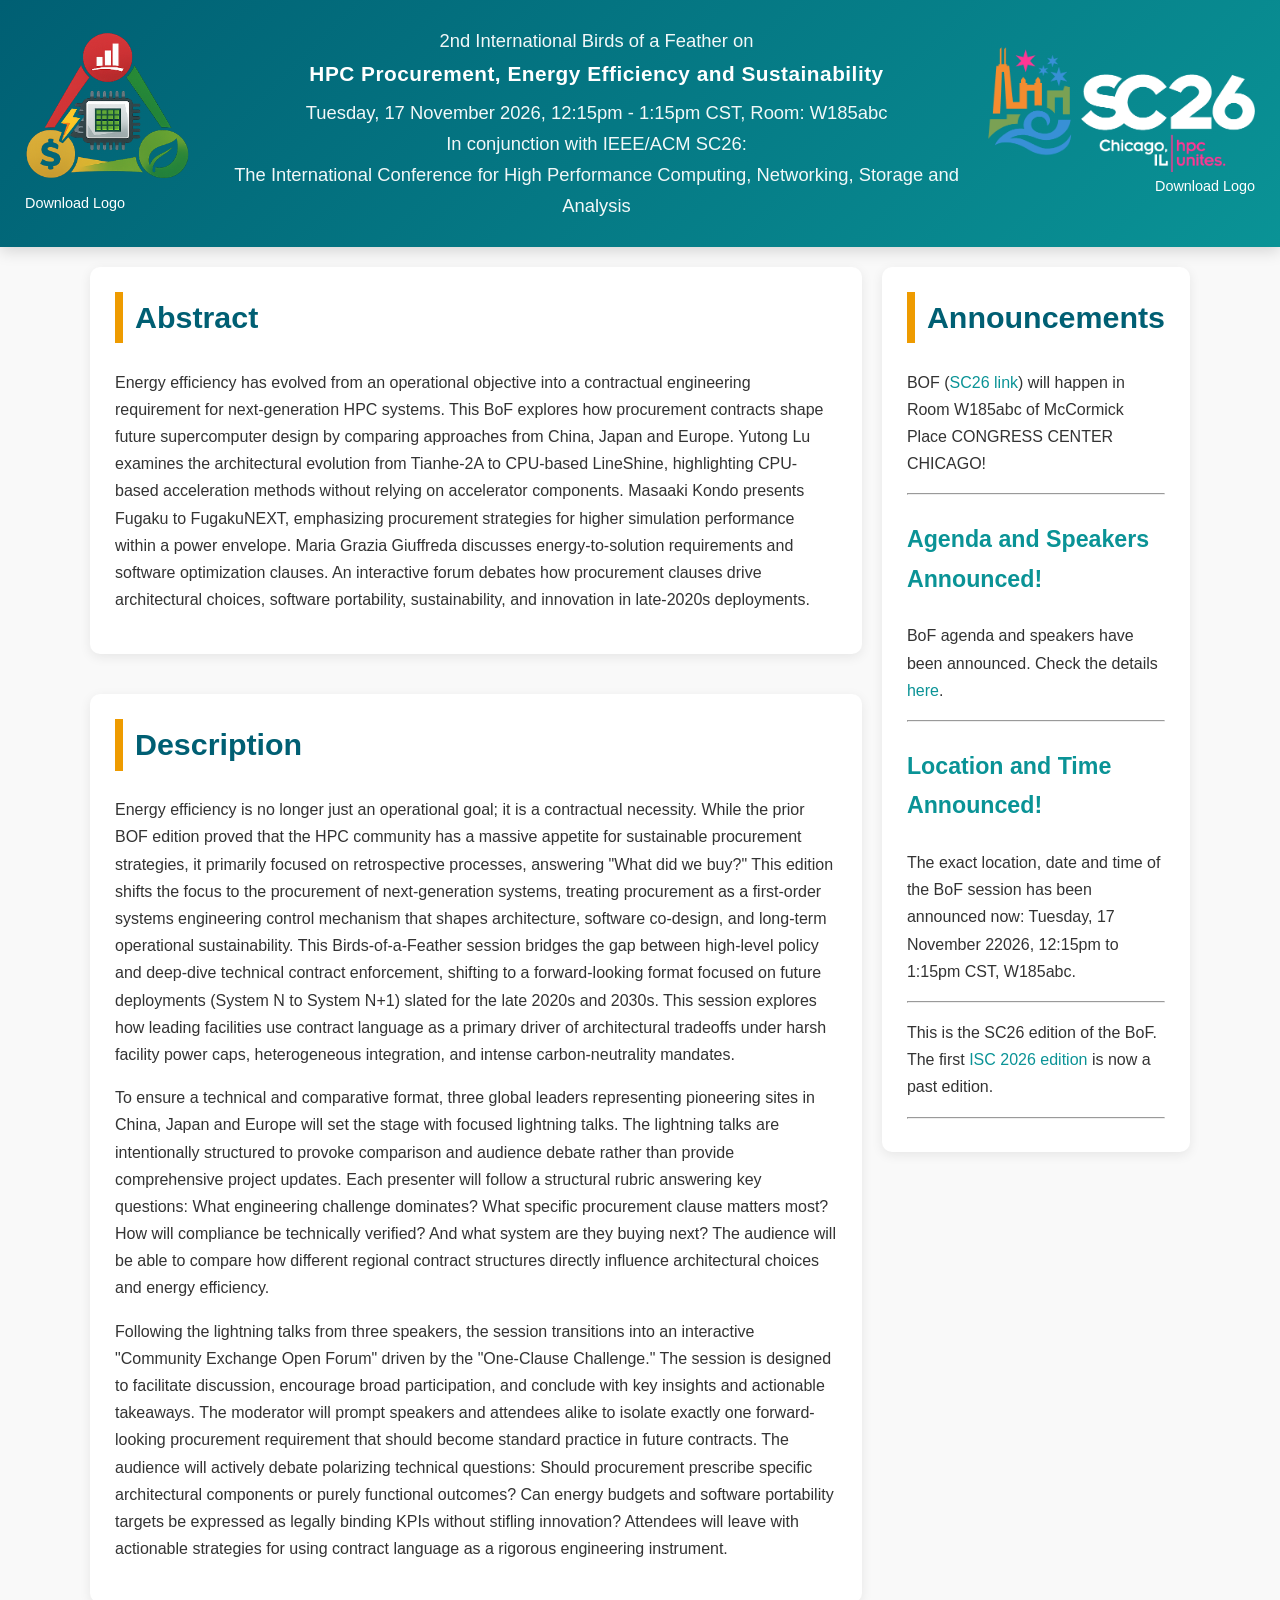
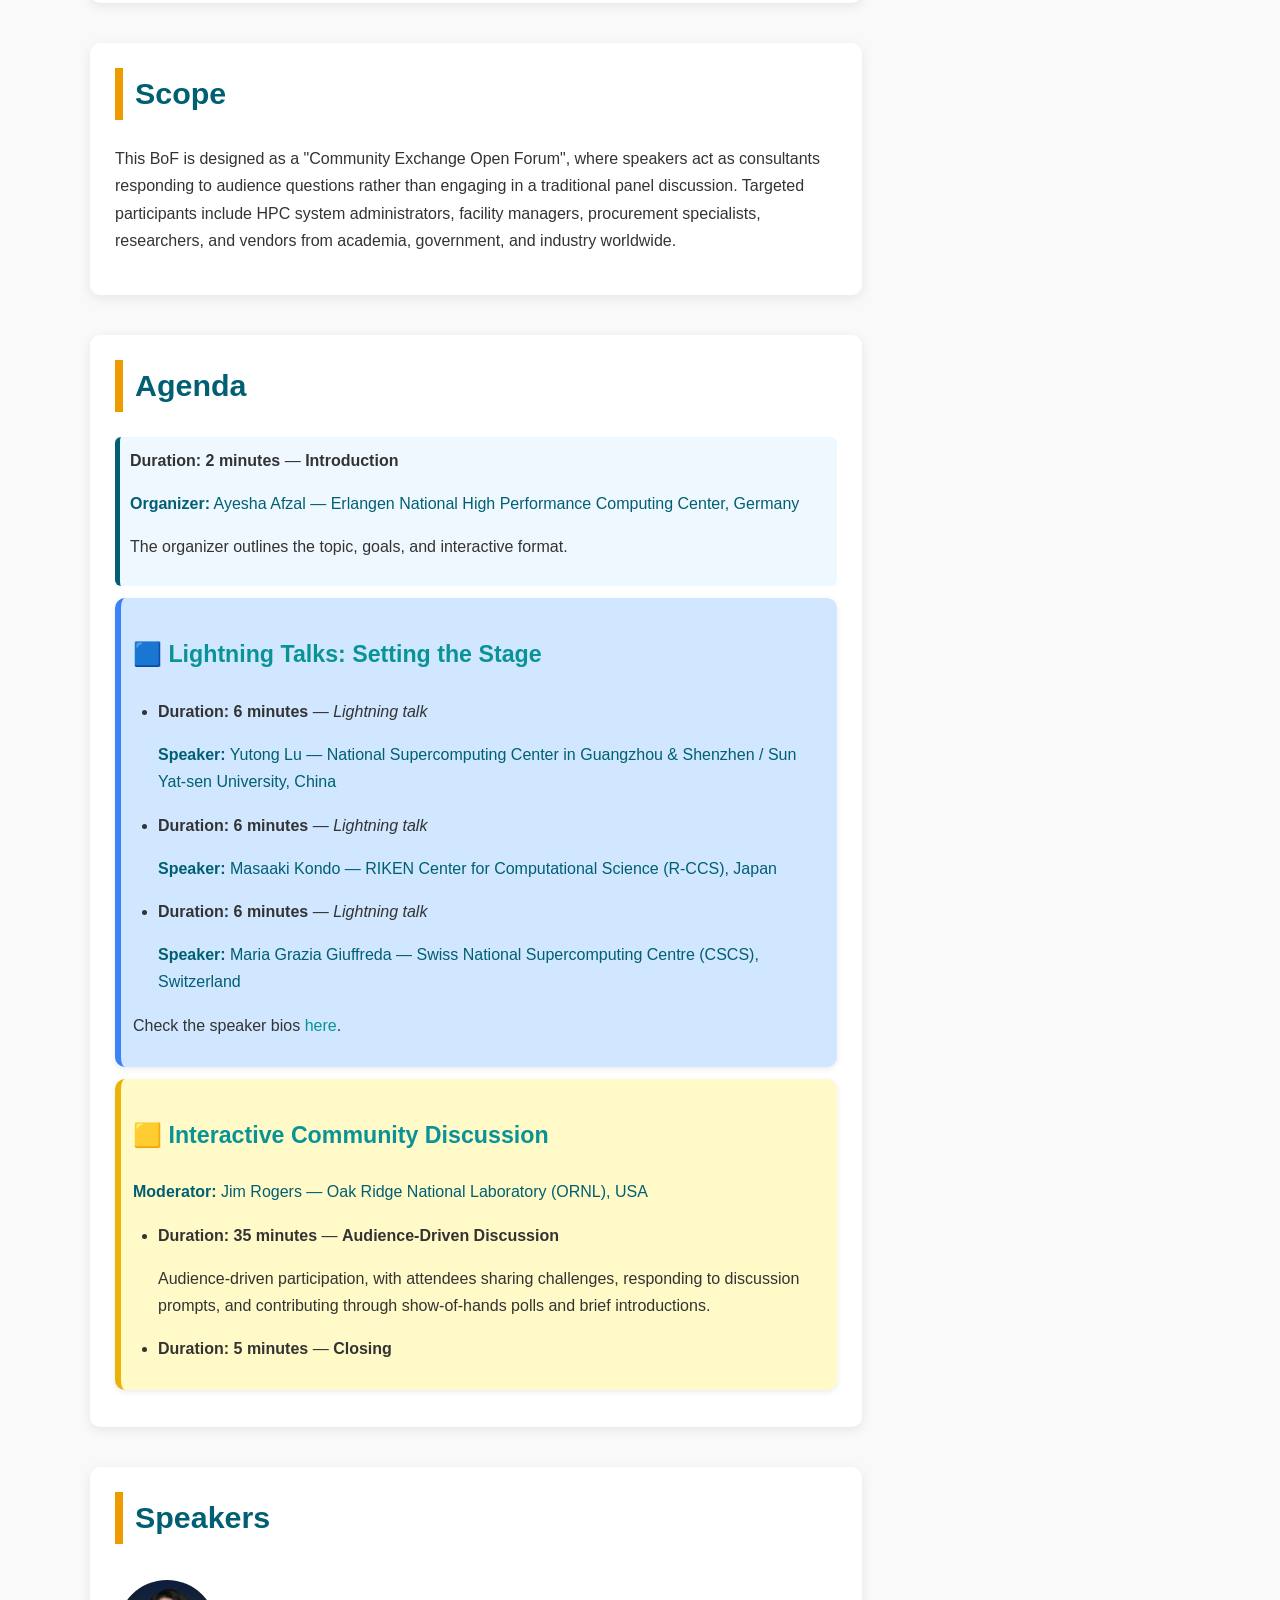
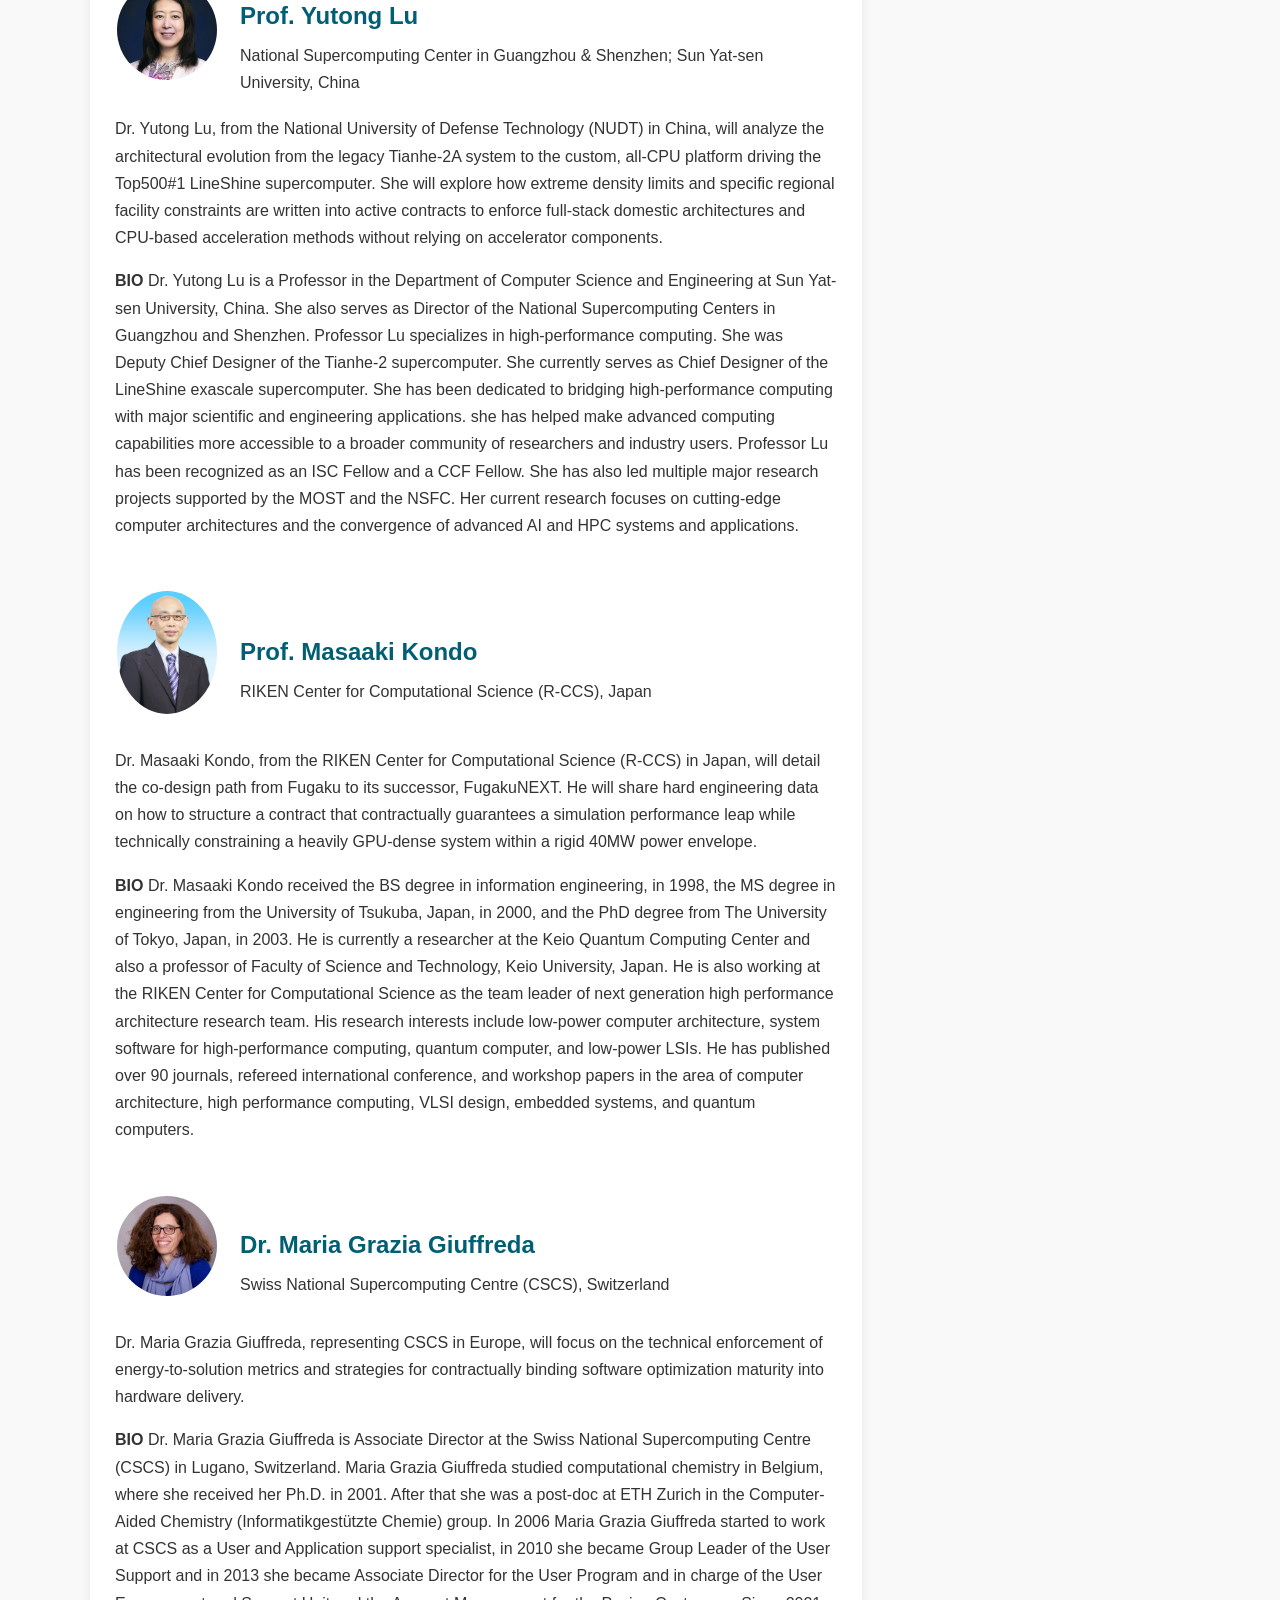
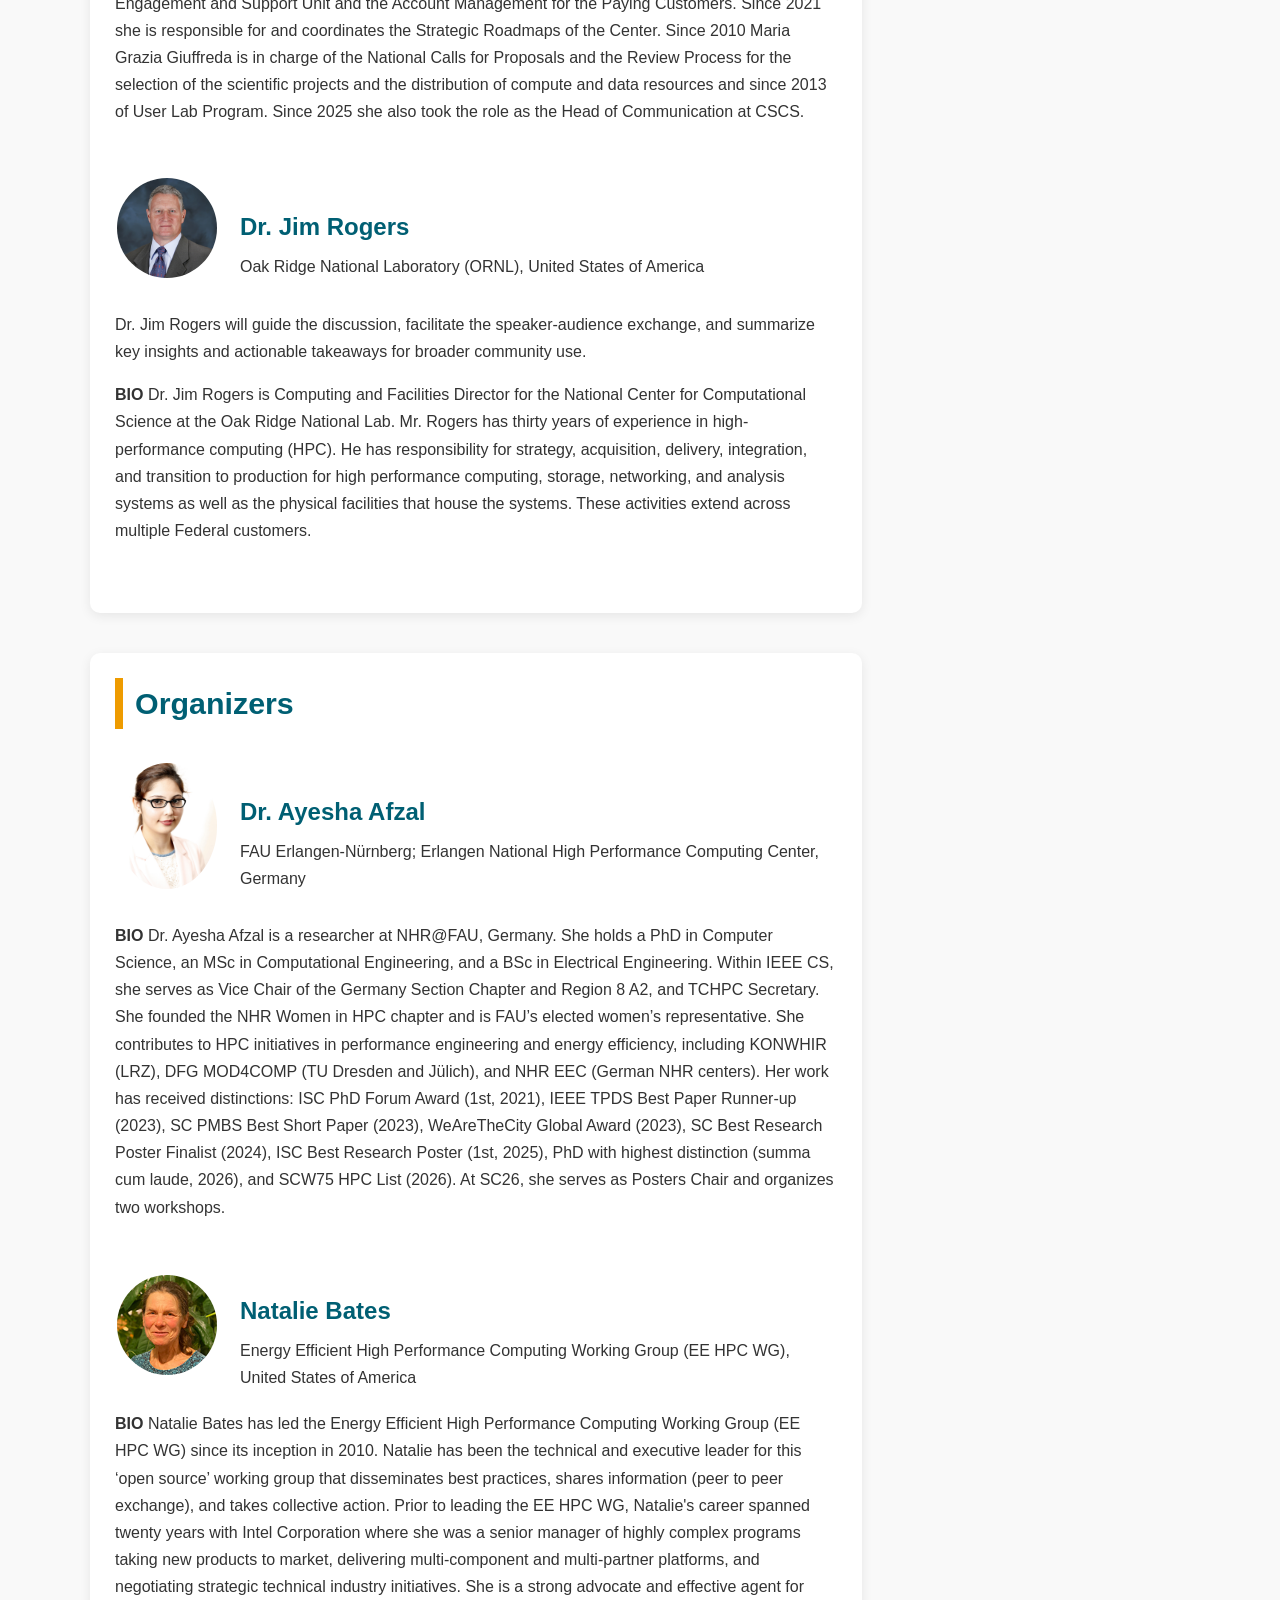
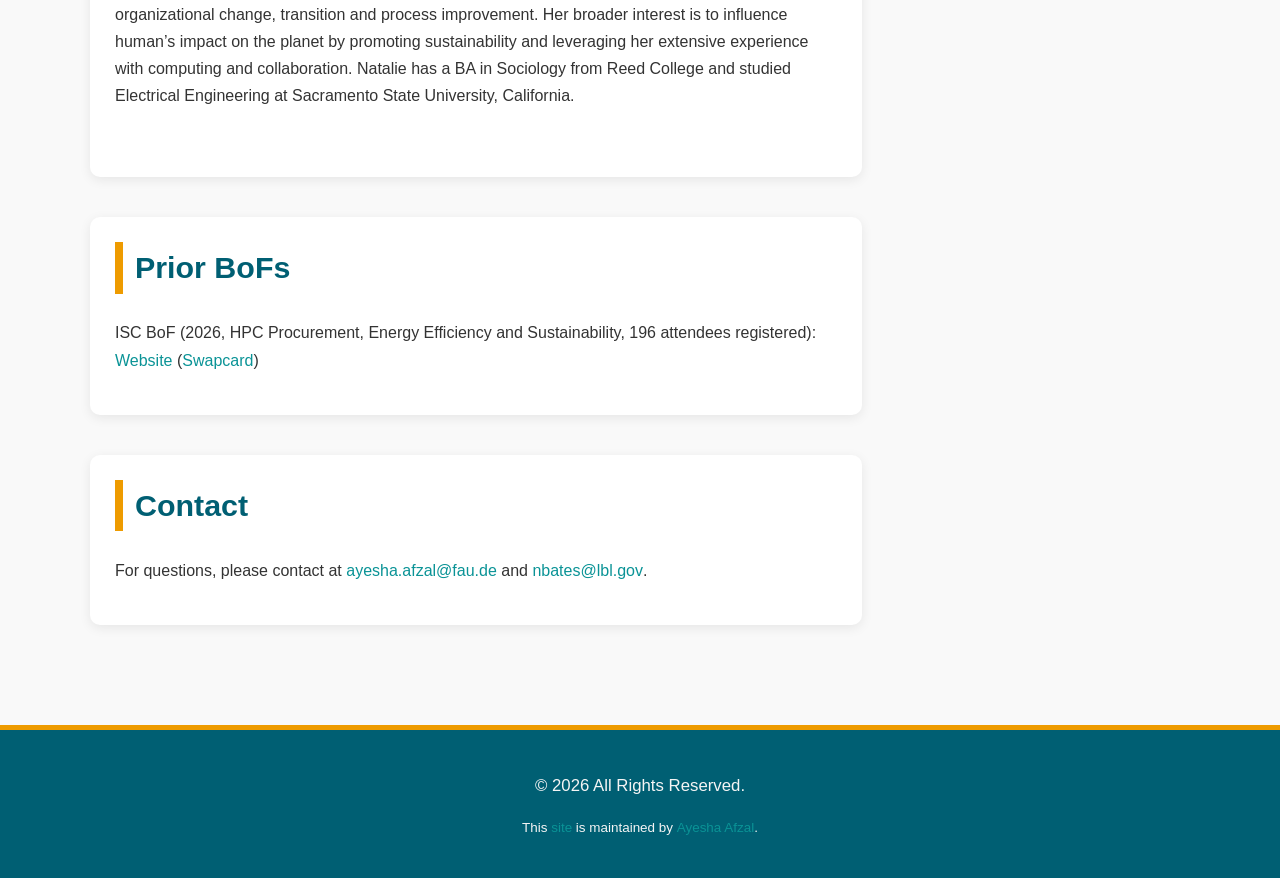
<file: index.html>
<!DOCTYPE html>
<html lang="en">
<head>
    <meta charset="UTF-8">
    <meta name="viewport" content="width=device-width, initial-scale=1.0">
    <title>SC26 BoF: HPC Procurement, Energy Efficiency and Sustainability</title>
    <link rel="stylesheet" href="style.css">
</head>
<body>

<header style="display: flex; justify-content: space-between; align-items: center;">
    <div style="flex: 1; text-align: left;">
        <img src="assets/SHPC-logo.png" alt="BOF Logo" style="height: 150px; width: auto; flex-shrink: 0;">
        <br>
        <a href="assets/SHPC-logo.png" download="BOF_Logo_2026" style="font-size: 0.9em; color: white; text-decoration: none;">Download Logo</a>
    </div>
    <div style="text-align: center; flex-grow: 2;">
        <p>2nd International Birds of a Feather on</p>
        <h1>HPC Procurement, Energy Efficiency and Sustainability</h1>
        <p>Tuesday, 17 November 2026, 12:15pm - 1:15pm CST, Room: W185abc</p>
        <p>In conjunction with <a href="https://sc26.supercomputing.org" target="_blank" style="color: inherit;">IEEE/ACM SC26:</a></p>
        <p>The International Conference for High Performance Computing, Networking, Storage and Analysis</p>
    </div>
    <div style="flex: 1; text-align: right;">
        <a href="https://www.isc-hpc.com/" target="_blank">
            <img src="assets/sc26_hor_color_white.png" alt="SC 2026 Logo" style="height: 125px; width: auto; vertical-align: middle;">
			<br>
    <a href="assets/sc26_hor_color_white.png" download="SC_Logo_2026" style="font-size: 0.9em; color: white; text-decoration: none;">Download Logo</a>
        </a>
    </div>
</header>

    <main>
        <div style="display: flex;">
            <div style="flex: 3;">
                <section id="objective">
                    <h2>Abstract</h2>
                    <p>Energy efficiency has evolved from an operational objective into a contractual engineering requirement for next-generation HPC systems. This BoF explores how procurement contracts shape future supercomputer design by comparing approaches from China, Japan and Europe. Yutong Lu examines the architectural evolution from Tianhe-2A to CPU-based LineShine, highlighting CPU-based acceleration methods without relying on accelerator components. Masaaki Kondo presents Fugaku to FugakuNEXT, emphasizing procurement strategies for higher simulation performance within a power envelope. Maria Grazia Giuffreda discusses energy-to-solution requirements and software optimization clauses. An interactive forum debates how procurement clauses drive architectural choices, software portability, sustainability, and innovation in late-2020s deployments.</p>
                </section>

                <section id="description">
                    <h2>Description</h2>
                    <p>Energy efficiency is no longer just an operational goal; it is a contractual necessity. While the prior BOF edition proved that the HPC community has a massive appetite for sustainable procurement strategies, it primarily focused on retrospective processes, answering "What did we buy?" This edition shifts the focus to the procurement of next-generation systems, treating procurement as a first-order systems engineering control mechanism that shapes architecture, software co-design, and long-term operational sustainability. This Birds-of-a-Feather session bridges the gap between high-level policy and deep-dive technical contract enforcement, shifting to a forward-looking format focused on future deployments (System N to System N+1) slated for the late 2020s and 2030s. This session explores how leading facilities use contract language as a primary driver of architectural tradeoffs under harsh facility power caps, heterogeneous integration, and intense carbon-neutrality mandates.</p>

                    <p>To ensure a technical and comparative format, three global leaders representing pioneering sites in China, Japan and Europe will set the stage with focused lightning talks. The lightning talks are intentionally structured to provoke comparison and audience debate rather than provide comprehensive project updates. Each presenter will follow a structural rubric answering key questions: What engineering challenge dominates? What specific procurement clause matters most? How will compliance be technically verified? And what system are they buying next? The audience will be able to compare how different regional contract structures directly influence architectural choices and energy efficiency.</p>

                    <p>Following the lightning talks from three speakers, the session transitions into an interactive "Community Exchange Open Forum" driven by the "One-Clause Challenge." The session is designed to facilitate discussion, encourage broad participation, and conclude with key insights and actionable takeaways. The moderator will prompt speakers and attendees alike to isolate exactly one forward-looking procurement requirement that should become standard practice in future contracts. The audience will actively debate polarizing technical questions: Should procurement prescribe specific architectural components or purely functional outcomes? Can energy budgets and software portability targets be expressed as legally binding KPIs without stifling innovation? Attendees will leave with actionable strategies for using contract language as a rigorous engineering instrument. </p>

                </section>

				<section id="scope">
                    <h2>Scope</h2>
                    <p>This BoF is designed as a "Community Exchange Open Forum", where speakers act as consultants responding to audience questions rather than engaging in a traditional panel discussion. Targeted participants include HPC system administrators, facility managers, procurement specialists, researchers, and vendors from academia, government, and industry worldwide.</p>
				</section>
				
                <section id="bof-agenda">
                    <h2>Agenda</h2>

                    <div class="time-block" style="background-color: #f0f8ff; border-left: 5px solid #005f73; padding: 10px; border-radius: 6px;">
                        <span class="bold">Duration: 2 minutes</span> — <strong>Introduction</strong>
                        <p><span style="color: #005f73;"><strong>Organizer:</strong> Ayesha Afzal — Erlangen National High Performance Computing Center, Germany</span></p>
                        <p>The organizer outlines the topic, goals, and interactive format.</p>
                    </div>

                    <div class="session blue">
                        <h3>🟦 Lightning Talks: Setting the Stage</h3>
                        <ul>
                            <li><span class="bold">Duration: 6 minutes</span> — <em>Lightning talk</em></li>
                            <p><span style="color: #005f73;"><strong>Speaker:</strong> Yutong Lu — National Supercomputing Center in Guangzhou &amp; Shenzhen / Sun Yat-sen University, China</span></p>

                            <li><span class="bold">Duration: 6 minutes</span> — <em>Lightning talk</em></li>
                            <p><span style="color: #005f73;"><strong>Speaker:</strong> Masaaki Kondo — RIKEN Center for Computational Science (R-CCS), Japan</span></p>

                            <li><span class="bold">Duration: 6 minutes</span> — <em>Lightning talk</em></li>
                            <p><span style="color: #005f73;"><strong>Speaker:</strong> Maria Grazia Giuffreda — Swiss National Supercomputing Centre (CSCS), Switzerland</span></p>
                        </ul>
                        <p>Check the speaker bios <a href="#Speakers">here</a>.</p>
                    </div>

                    <div class="session yellow">
                        <h3>🟨 Interactive Community Discussion</h3>
                        <p><span style="color: #005f73;"><strong>Moderator:</strong> Jim Rogers — Oak Ridge National Laboratory (ORNL), USA</span></p>
                        <ul>
                            <li>
                                <span class="bold">Duration: 35 minutes</span> — <strong>Audience-Driven Discussion</strong>
                                <p>Audience-driven participation, with attendees sharing challenges, responding to discussion prompts, and contributing through show-of-hands polls and brief introductions.</p>
                            </li>

                            <li>
                                <span class="bold">Duration: 5 minutes</span> — <strong>Closing</strong>
                            </li>
                        </ul>
                    </div>
                </section>

                <section id="Speakers">
                    <h2>Speakers</h2>
                    <table>
                        <tr>
                            <td style="width: 120px;padding: 7px 0;"><img src="assets/bof129s1-yutong.jpg" width="100px" style="border-radius:50%" alt="Yutong Lu"></td>
                            <td>
                                <p style="font-size: 24px; margin-bottom: 5px; padding-bottom: 0px;"><strong style="color: #005f73;">Prof. Yutong Lu</strong></p>
                                <p style="margin:0px;">National Supercomputing Center in Guangzhou &amp; Shenzhen; Sun Yat-sen University, China</p>
                            </td>
                        </tr>
                    </table>
					                    <p>Dr. Yutong Lu, from the National University of Defense Technology (NUDT) in China, will analyze the architectural evolution from the legacy Tianhe-2A system to the custom, all-CPU platform driving the Top500#1 LineShine supercomputer. She will explore how extreme density limits and specific regional facility constraints are written into active contracts to enforce full-stack domestic architectures and CPU-based acceleration methods without relying on accelerator components. </p>
                    <p><strong>BIO</strong> Dr. Yutong Lu is a Professor in the Department of Computer Science and Engineering at Sun Yat-sen University, China. She also serves as Director of the National Supercomputing Centers in Guangzhou and Shenzhen. Professor Lu specializes in high-performance computing. She was Deputy Chief Designer of the Tianhe-2 supercomputer. She currently serves as Chief Designer of the LineShine exascale supercomputer. She has been dedicated to bridging high-performance computing with major scientific and engineering applications. she has helped make advanced computing capabilities more accessible to a broader community of researchers and industry users. Professor Lu has been recognized as an ISC Fellow and a CCF Fellow. She has also led multiple major research projects supported by the MOST and the NSFC. Her current research focuses on cutting-edge computer architectures and the convergence of advanced AI and HPC systems and applications.</p>
                    <br/>

                    <table>
                        <tr>
                            <td style="width: 120px;padding: 7px 0;"><img src="assets/Kondo.jpg" width="100px" style="border-radius:50%" alt="Masaaki Kondo"></td>
                            <td>
                                <p style="font-size: 24px; margin-bottom: 5px; padding-bottom: 0px;"><strong style="color: #005f73;">Prof. Masaaki Kondo</strong></p>
                                <p style="margin:0px;">RIKEN Center for Computational Science (R-CCS), Japan</p>
                            </td>
                        </tr>
                    </table>
					<p>Dr. Masaaki Kondo, from the RIKEN Center for Computational Science (R-CCS) in Japan, will detail the co-design path from Fugaku to its successor, FugakuNEXT. He will share hard engineering data on how to structure a contract that contractually guarantees a simulation performance leap while technically constraining a heavily GPU-dense system within a rigid 40MW power envelope.</p>
                    <p><strong>BIO</strong> Dr. Masaaki Kondo received the BS degree in information engineering, in 1998, the MS degree in engineering from the University of Tsukuba, Japan, in 2000, and the PhD degree from The University of Tokyo, Japan, in 2003. He is currently a researcher at the Keio Quantum Computing Center and also a professor of Faculty of Science and Technology, Keio University, Japan. He is also working at the RIKEN Center for Computational Science as the team leader of next generation high performance architecture research team. His research interests include low-power computer architecture, system software for high-performance computing, quantum computer, and low-power LSIs. He has published over 90 journals, refereed international conference, and workshop papers in the area of computer architecture, high performance computing, VLSI design, embedded systems, and quantum computers.</p>
                    <br/>

                    <table>
                        <tr>
                            <td style="width: 120px;padding: 7px 0;"><img src="assets/Maria.jpeg" width="100px" style="border-radius:50%" alt="Maria Grazia Giuffreda"></td>
                            <td>
                                <p style="font-size: 24px; margin-bottom: 5px; padding-bottom: 0px;"><strong style="color: #005f73;">Dr. Maria Grazia Giuffreda</strong></p>
                                <p style="margin:0px;">Swiss National Supercomputing Centre (CSCS), Switzerland</p>
                            </td>
                        </tr>
                    </table>
					<p>Dr. Maria Grazia Giuffreda, representing CSCS in Europe, will focus on the technical enforcement of energy-to-solution metrics and strategies for contractually binding software optimization maturity into hardware delivery.</p>
                    <p><strong>BIO</strong> Dr. Maria Grazia Giuffreda is Associate Director at the Swiss National Supercomputing Centre (CSCS) in Lugano, Switzerland. Maria Grazia Giuffreda studied computational chemistry in Belgium, where she received her Ph.D. in 2001. After that she was a post-doc at ETH Zurich in the Computer-Aided Chemistry (Informatikgestützte Chemie) group. In 2006 Maria Grazia Giuffreda started to work at CSCS as a User and Application support specialist, in 2010 she became Group Leader of the User Support and in 2013 she became Associate Director for the User Program and in charge of the User Engagement and Support Unit and the Account Management for the Paying Customers. Since 2021 she is responsible for and coordinates the Strategic Roadmaps of the Center. Since 2010 Maria Grazia Giuffreda is in charge of the National Calls for Proposals and the Review Process for the selection of the scientific projects and the distribution of compute and data resources and since 2013 of User Lab Program. Since 2025 she also took the role as the Head of Communication at CSCS.</p>
                    <br/>

                    <table>
                        <tr>
                            <td style="width: 120px;padding: 7px 0;"><img src="assets/bof116s1-auth2_pic_0.jpg" width="100px" style="border-radius:50%" alt="Jim Rogers"></td>
                            <td>
                                <p style="font-size: 24px; margin-bottom: 5px; padding-bottom: 0px;"><strong style="color: #005f73;">Dr. Jim Rogers</strong></p>
                                <p style="margin:0px;">Oak Ridge National Laboratory (ORNL), United States of America</p>
                            </td>
                        </tr>
                    </table>
					<p>Dr. Jim Rogers will guide the discussion, facilitate the speaker-audience exchange, and summarize key insights and actionable takeaways for broader community use.</p> 
                    <p><strong>BIO</strong> Dr. Jim Rogers is Computing and Facilities Director for the National Center for Computational Science at the Oak Ridge National Lab. Mr. Rogers has thirty years of experience in high-performance computing (HPC). He has responsibility for strategy, acquisition, delivery, integration, and transition to production for high performance computing, storage, networking, and analysis systems as well as the physical facilities that house the systems. These activities extend across multiple Federal customers.</p>
                    <br/>
                </section>

                <section id="organizations">
                    <h2>Organizers</h2>
                    <table>
                        <tr>
                            <td style="width: 120px;padding: 7px 0;"><img src="assets/Ayesha.jpg" width="100px" style="border-radius:50%" alt="Ayesha Afzal"></td>
                            <td>
                                <p style="font-size: 24px; margin-bottom: 5px; padding-bottom: 0px;"><strong style="color: #005f73;">Dr. Ayesha Afzal</strong></p>
                                <p style="margin:0px;">FAU Erlangen-Nürnberg; Erlangen National High Performance Computing Center, Germany</p>
                            </td>
                        </tr>
                    </table>
                    <p><strong>BIO</strong> Dr. Ayesha Afzal is a researcher at NHR@FAU, Germany. She holds a PhD in Computer Science, an MSc in Computational Engineering, and a BSc in Electrical Engineering. Within IEEE CS, she serves as Vice Chair of the Germany Section Chapter and Region 8 A2, and TCHPC Secretary. She founded the NHR Women in HPC chapter and is FAU’s elected women’s representative. She contributes to HPC initiatives in performance engineering and energy efficiency, including KONWHIR (LRZ), DFG MOD4COMP (TU Dresden and Jülich), and NHR EEC (German NHR centers). Her work has received distinctions: ISC PhD Forum Award (1st, 2021), IEEE TPDS Best Paper Runner-up (2023), SC PMBS Best Short Paper (2023), WeAreTheCity Global Award (2023), SC Best Research Poster Finalist (2024), ISC Best Research Poster (1st, 2025), PhD with highest distinction (summa cum laude, 2026), and SCW75 HPC List (2026). At SC26, she serves as Posters Chair and organizes two workshops.</p>
                    <br/>

                    <table>
                        <tr>
                            <td style="width: 120px;padding: 7px 0;"><img src="assets/bof116s1-auth_pic_1.png" width="100px" style="border-radius:50%" alt="Natalie Bates"></td>
                            <td>
                                <p style="font-size: 24px; margin-bottom: 5px; padding-bottom: 0px;"><strong style="color: #005f73;">Natalie Bates</strong></p>
                                <p style="margin:0px;">Energy Efficient High Performance Computing Working Group (EE HPC WG), United States of America</p>
                            </td>
                        </tr>
                    </table>
                    <p><strong>BIO</strong> Natalie Bates has led the Energy Efficient High Performance Computing Working Group (EE HPC WG) since its inception in 2010. Natalie has been the technical and executive leader for this ‘open source’ working group that disseminates best practices, shares information (peer to peer exchange), and takes collective action. Prior to leading the EE HPC WG, Natalie's career spanned twenty years with Intel Corporation where she was a senior manager of highly complex programs taking new products to market, delivering multi-component and multi-partner platforms, and negotiating strategic technical industry initiatives. She is a strong advocate and effective agent for organizational change, transition and process improvement. Her broader interest is to influence human’s impact on the planet by promoting sustainability and leveraging her extensive experience with computing and collaboration. Natalie has a BA in Sociology from Reed College and studied Electrical Engineering at Sacramento State University, California.</p>
                    <br/>
                </section>

                <section id="prior">
                    <h2>Prior BoFs</h2>
                    <p>
                     ISC BoF (2026, HPC Procurement, Energy Efficiency and Sustainability, 196 attendees registered): <a href="2026-ISC.html"> Website</a> (<a href="https://app.swapcard.com/event/isc-high-performance2026/planning/UGxhbm5pbmdfNDQwOTI4OA==" target="_blank">Swapcard</a>)
                    </p>
                </section>

                <section id="contact">
                    <h2>Contact</h2>
                    <p>For questions, please contact at <a href="mailto:ayesha.afzal@fau.de">ayesha.afzal@fau.de</a> and <a href="mailto:nbates@lbl.gov">nbates@lbl.gov</a>.</p>
                </section>
            </div>

            <div style="flex: 1; padding-left: 20px;">
                <section id="announcements">
                    <h2>Announcements</h2>
					<p>BOF (<a href="https://sc26.conference-program.com/presentation/?id=bof129&sess=sess369">SC26 link</a>) will happen in Room W185abc of McCormick Place CONGRESS CENTER CHICAGO!</p> <hr>
        <h3>Agenda and Speakers Announced!</h3>
        <p>BoF agenda and speakers have been announced. Check the details <a href="#Speakers">here</a>.</p>
        <hr>

        <h3>Location and Time Announced!</h3>
        <p>The exact location, date and time of the BoF session has been announced now: Tuesday, 17 November 22026, 12:15pm to 1:15pm CST, W185abc. </p>
        <hr>
                    <p>This is the SC26 edition of the BoF. The first <a href="2026-ISC.html">ISC 2026 edition</a> is now a past edition.</p>					
<hr>
                </section>
            </div>
        </div>
    </main>

    <footer>
        <p>&copy; 2026 All Rights Reserved.</p>
        <p style="font-size: 0.8em;">This <a href="http://ayeshaafzal91.github.io/SHPC">site</a> is maintained by <a href="https://hpc.fau.de/person/ayesha-afzal">Ayesha Afzal</a>.</p>
    </footer>
</body>
</html>
</file>
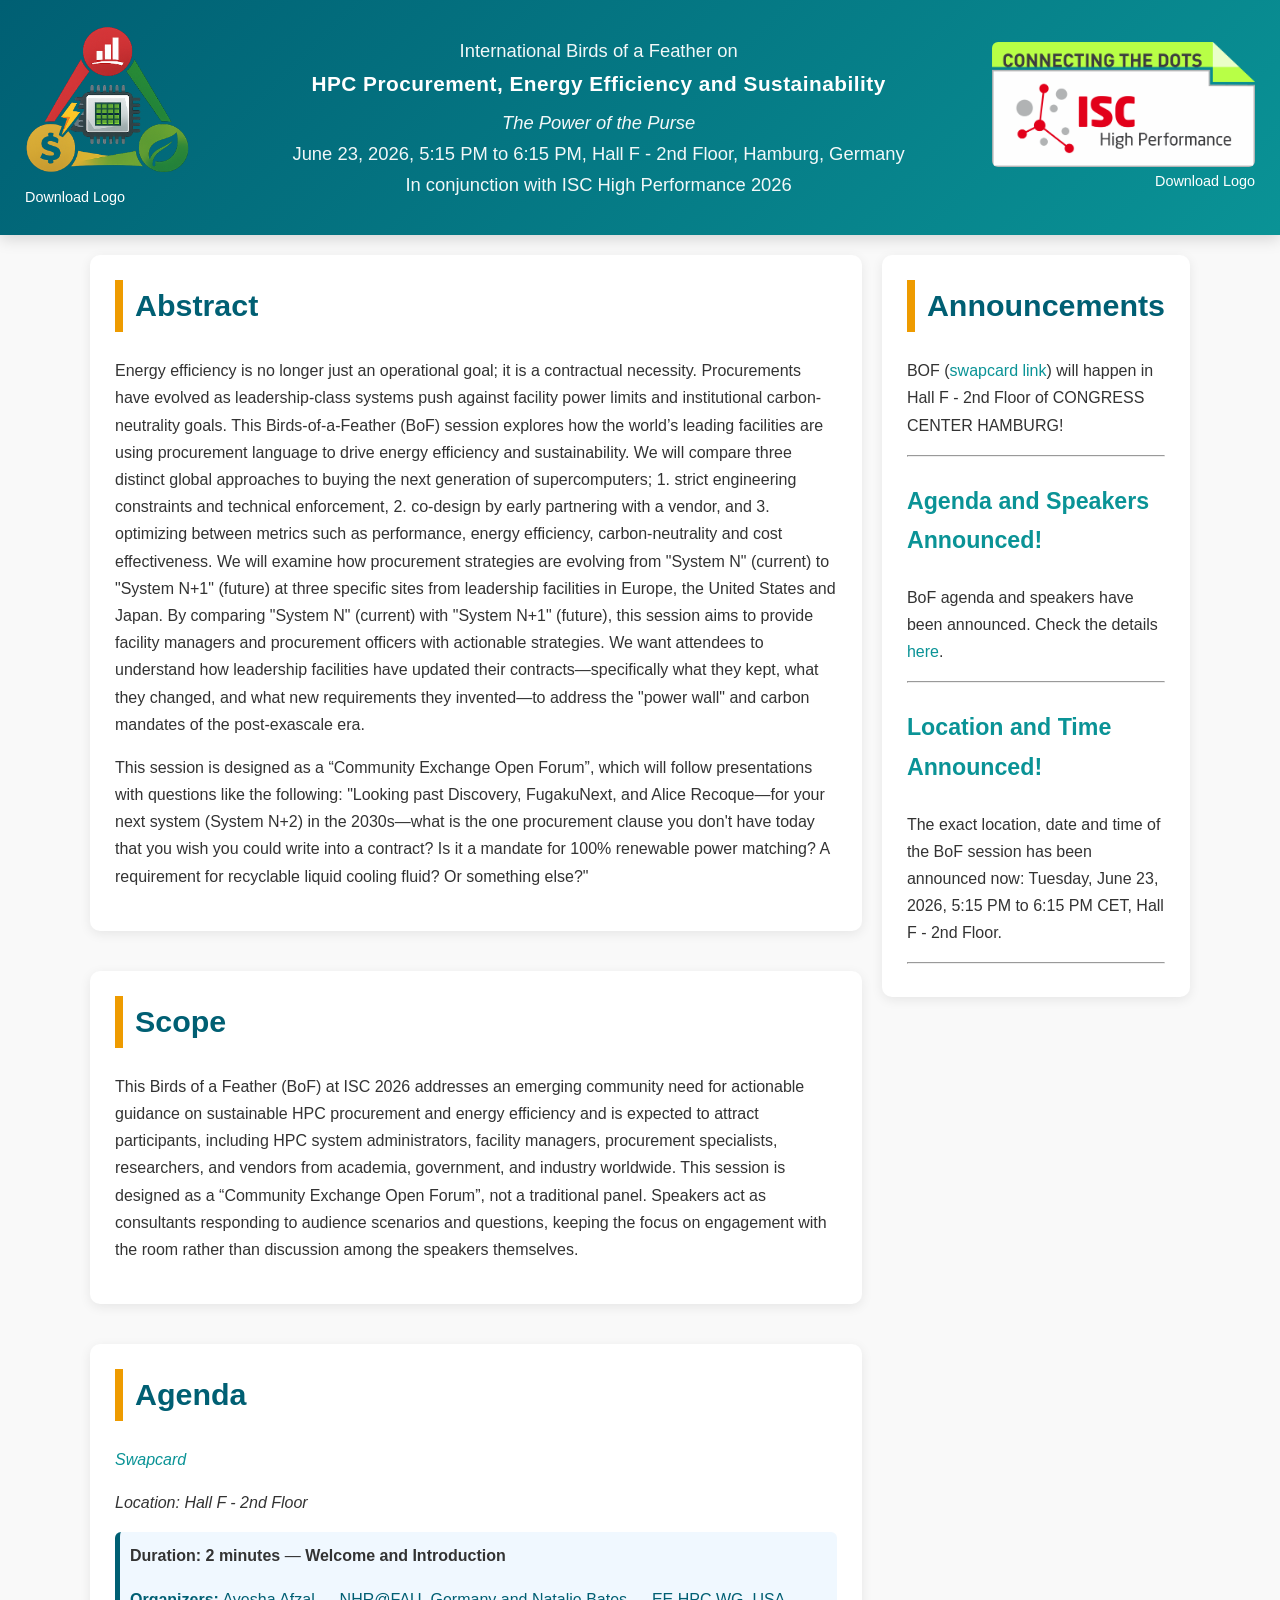
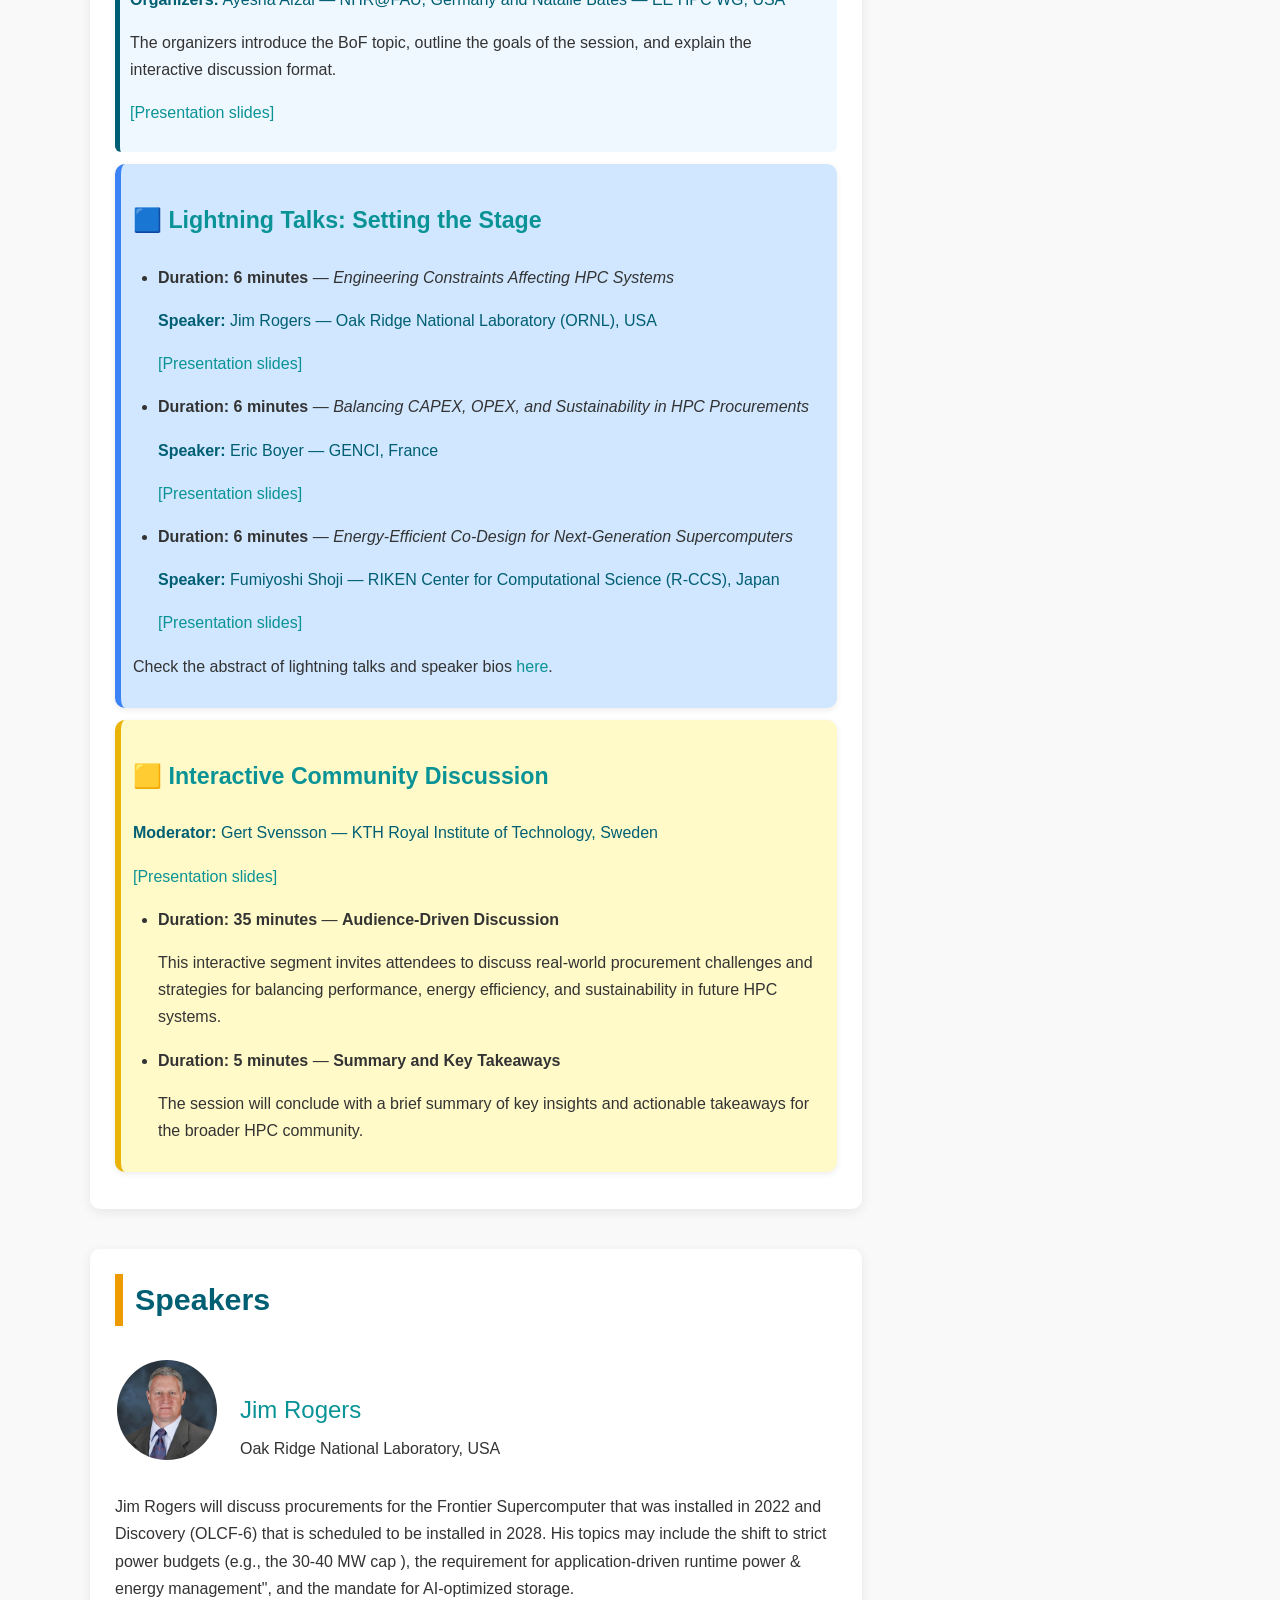
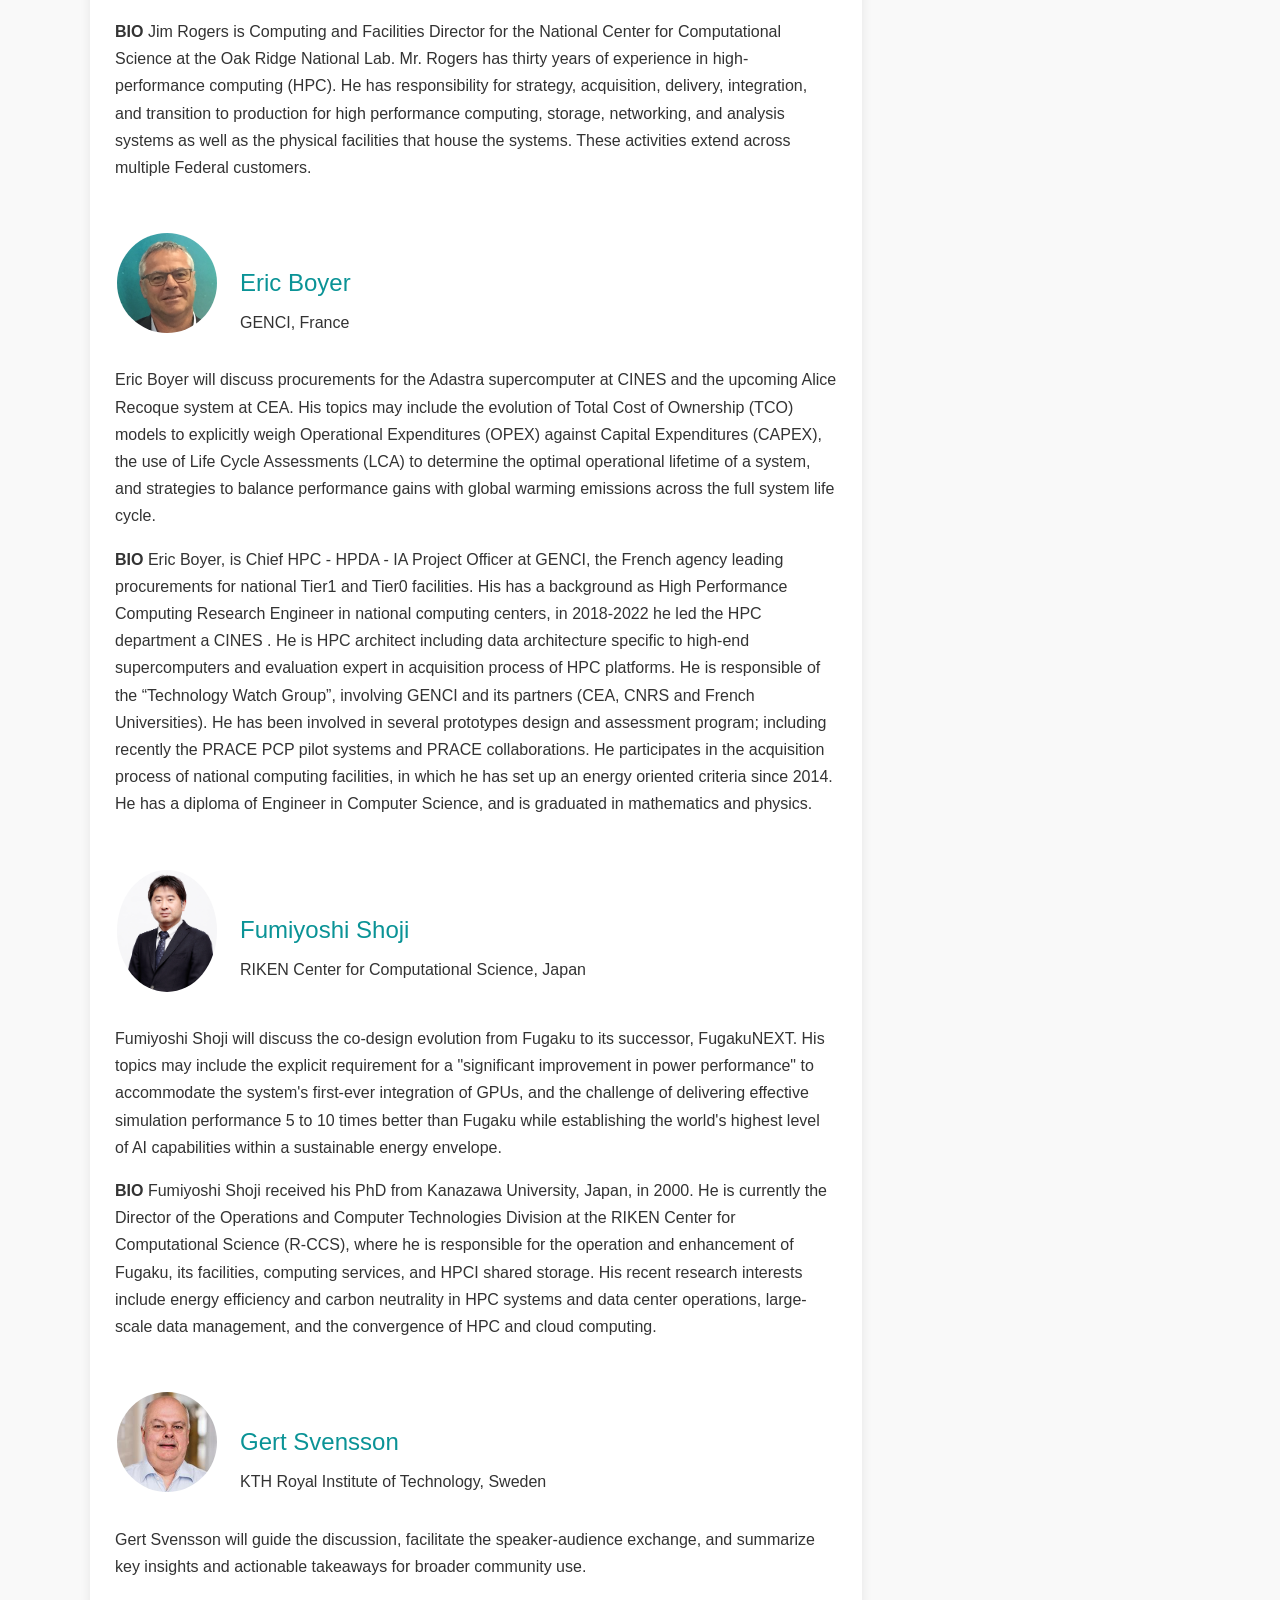
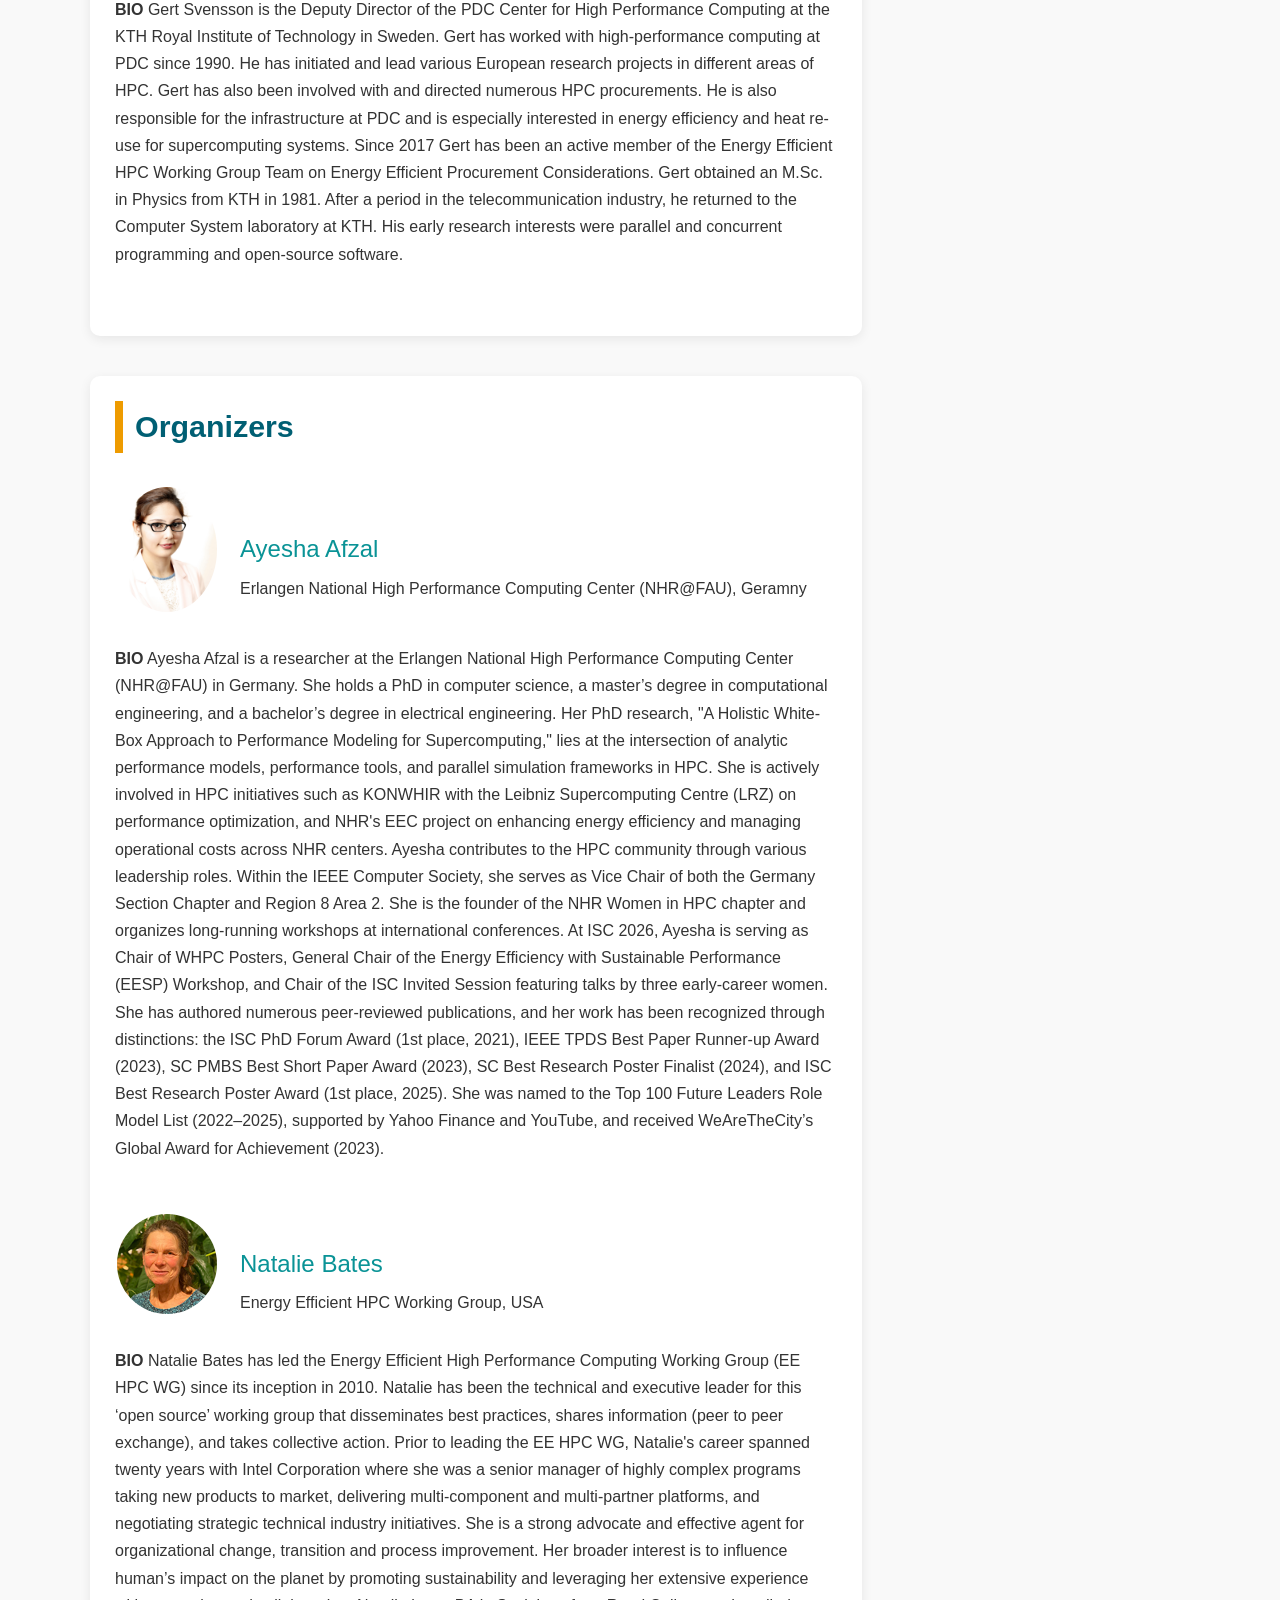
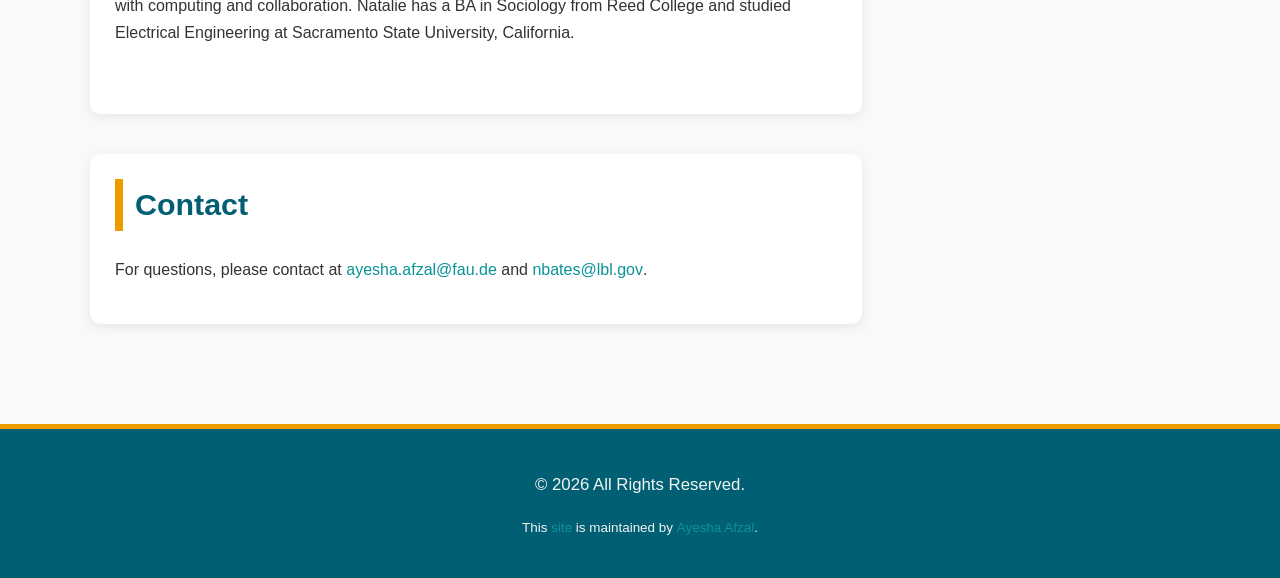
<file: 2026-ISC.html>
<!DOCTYPE html>
<html lang="en">
<head>
    <meta charset="UTF-8">
    <meta name="viewport" content="width=device-width, initial-scale=1.0">
    <title>ISC High Performance BOF 2026</title>
    <link rel="stylesheet" href="style.css">
</head>
<body>
    
<header style="display: flex; justify-content: space-between; align-items: center;">
    <div style="flex: 1; text-align: left;">
        <img src="assets/SHPC-logo.png" alt="BOF Logo" style="height: 150px; width: auto; flex-shrink: 0;">
		<br>
    <a href="assets/SHPC-logo.png" download="BOF_Logo_2026" style="font-size: 0.9em; color: white; text-decoration: none;">Download Logo</a>
    </div>
    <div style="text-align: center; flex-grow: 2;">
    <p>International Birds of a Feather on</p>
    <h1>HPC Procurement, Energy Efficiency and Sustainability</h1>
    <p><i>The Power of the Purse</i></p>
		<p>June 23, 2026, 5:15 PM to 6:15 PM, Hall F - 2nd Floor, Hamburg, Germany</p>
        <p>In conjunction with <a href="https://www.isc-hpc.com/" target="_blank" style="color: inherit; text-decoration: none;">ISC High Performance 2026</a></p>
    </div>
	<div style="flex: 1; text-align: right;">
        <a href="https://www.isc-hpc.com/" target="_blank">
            <img src="assets/ISC2026_Logo_Motto_Datum_RGB-scaled.png" alt="ISC High Performance 2026 Logo" style="height: 125px; width: auto; vertical-align: middle;">
			<br>
    <a href="assets/ISC2026_Logo_Motto_Datum_RGB-scaled.png" download="ISC_HPC_Logo_2026" style="font-size: 0.9em; color: white; text-decoration: none;">Download Logo</a>
        </a>
    </div>
</header>



    <main>
        <div style="display: flex;">
            <div style="flex: 3;">
                <section id="objective">
                    <h2>Abstract</h2>
                    <p>Energy efficiency is no longer just an operational goal; it is a contractual necessity. Procurements have evolved as leadership-class systems push against facility power limits and institutional carbon-neutrality goals. This Birds-of-a-Feather (BoF) session explores how the world’s leading facilities are using procurement language to drive energy efficiency and sustainability. 
					We will compare three distinct global approaches to buying the next generation of supercomputers; 1. strict engineering constraints and technical enforcement, 2. co-design by early partnering with a vendor, and 3. optimizing between metrics such as performance, energy efficiency, carbon-neutrality and cost effectiveness.
					 We will examine how procurement strategies are evolving from "System N" (current) to "System N+1" (future) at three specific sites from leadership facilities in Europe, the United States and Japan. 
					By comparing "System N" (current) with "System N+1" (future), this session aims to provide facility managers and procurement officers with actionable strategies. 
					We want attendees to understand how leadership facilities have updated their contracts—specifically what they kept, what they changed, and what new requirements they invented—to address the "power wall" and carbon mandates of the post-exascale era. 
					<p>This session is designed as a “Community Exchange Open Forum”, which will follow presentations with questions like the following: "Looking past Discovery, FugakuNext, and Alice Recoque—for your next system (System N+2) in the 2030s—what is the one procurement clause you don't have today that you wish you could write into a contract? Is it a mandate for 100% renewable power matching? A requirement for recyclable liquid cooling fluid? Or something else?" </p>               </section>

                <section id="scope">
                    <h2>Scope</h2>
				<p>This Birds of a Feather (BoF) at ISC 2026 addresses an emerging community need for actionable guidance on sustainable HPC procurement and energy efficiency and is expected to attract participants, including HPC system administrators, facility managers, procurement specialists, researchers, and vendors from academia, government, and industry worldwide. This session is designed as a “Community Exchange Open Forum”, not a traditional panel. Speakers act as consultants responding to audience scenarios and questions, keeping the focus on engagement with the room rather than discussion among the speakers themselves.</p>                </section>

				<section id="bof-agenda">
    <h2>Agenda</h2>
    <p style="font-style: italic;"><a href="https://isc.app.swapcard.com/event/isc-high-performance-2026/planning/UGxhbm5pbmdfNDQwOTI4OA==">Swapcard</a></p>
    <p style="font-style: italic;">Location: Hall F - 2nd Floor</p>

    <div class="time-block" style="background-color: #f0f8ff; border-left: 5px solid #005f73; padding: 10px; border-radius: 6px;">
        <span class="bold">Duration: 2 minutes</span> — <strong>Welcome and Introduction</strong>
        <p><span style="color: #005f73;"><strong>Organizers:</strong> Ayesha Afzal — NHR@FAU, Germany and Natalie Bates —  EE HPC WG, USA</span></p>
        <p>The organizers introduce the BoF topic, outline the goals of the session, and explain the interactive discussion format.</p>
    					<p><a href="assets/ISC BOF Procurement 2026.pdf">[Presentation slides]</a></p>
	</div>

    <div class="session blue">
        <h3>🟦 Lightning Talks: Setting the Stage</h3>
        <ul>

            <li><span class="bold">Duration: 6 minutes</span> — <em>Engineering Constraints Affecting HPC Systems</em></li>
            <p><span style="color: #005f73;"><strong>Speaker:</strong> Jim Rogers — Oak Ridge National Laboratory (ORNL), USA</span></p>
					<p><a href="assets/Engineering Constraints Affecting HPC Systems Jim Rogers ISC26 v1.2.pdf">[Presentation slides]</a></p>

            <li><span class="bold">Duration: 6 minutes</span> — <em>Balancing CAPEX, OPEX, and Sustainability in HPC Procurements</em></li>
            <p><span style="color: #005f73;"><strong>Speaker:</strong> Eric Boyer — GENCI, France</span></p>
					<p><a href="assets/ISC26-BoF-HPC-EES-EricBoyer-V4.pdf">[Presentation slides]</a></p>

            <li><span class="bold">Duration: 6 minutes</span> — <em>Energy-Efficient Co-Design for Next-Generation Supercomputers</em></li>
            <p><span style="color: #005f73;"><strong>Speaker:</strong> Fumiyoshi Shoji — RIKEN Center for Computational Science (R-CCS), Japan</span></p>
					<p><a href="assets/Energy-Efficient Co-Design   for    Next-Generation supercomputers-r01.pdf">[Presentation slides]</a></p>
		</ul>
    <p>Check the abstract of lightning talks and speaker bios <a href="#Speakers">here</a>.</p>
    </div>

<div class="session yellow">
    <h3>🟨 Interactive Community Discussion</h3>
    <p><span style="color: #005f73;"><strong>Moderator:</strong> Gert Svensson — KTH Royal Institute of Technology, Sweden</span></p>
					<p><a href="assets/ISC BOF HPC Procurement.pdf">[Presentation slides]</a></p>
    <ul>
        <li>
            <span class="bold">Duration: 35 minutes</span> — <strong>Audience-Driven Discussion</strong>
            <p>This interactive segment invites attendees to discuss real-world procurement challenges and strategies for balancing performance, energy efficiency, and sustainability in future HPC systems.</p>
        </li>

        <li>
            <span class="bold">Duration: 5 minutes</span> — <strong>Summary and Key Takeaways</strong>
            <p>The session will conclude with a brief summary of key insights and actionable takeaways for the broader HPC community.</p>
        </li>
    </ul>
</div>

</section>
					<section id="Speakers">
					 <h2>Speakers</h2>
                    	<table>
                    		<tr>
                    			<td style="width: 120px;padding: 7px 0;"><img src="assets/bof116s1-auth2_pic_0.jpg" width="100px" style="border-radius:50%"></img></td>
                    			<td>
                    				<p style="font-size: 24px; margin-bottom: 5px; padding-bottom: 0px;"><strong style="color: #005f73;"><a href="https://www.linkedin.com/in/jim-rogers-2898541/">Jim Rogers</a></strong></p>
                    				<p style="margin:0px;">Oak Ridge National Laboratory, USA</p>
                    			</td>
                    		</tr>
                    	</table>
			<p> Jim Rogers will discuss procurements for the Frontier Supercomputer that was installed in 2022 and Discovery (OLCF-6) that is scheduled to be installed in 2028. His topics may include the shift to strict power budgets (e.g., the 30-40 MW cap ), the requirement for application-driven runtime power & energy management", and the mandate for AI-optimized storage. 
</p> 
			
			<p><strong>BIO</strong> Jim Rogers is Computing and Facilities Director for the National Center for Computational Science at the Oak Ridge National Lab. Mr. Rogers has thirty years of experience in high-performance computing (HPC). He has responsibility for strategy, acquisition, delivery, integration, and transition to production for high performance computing, storage, networking, and analysis systems as well as the physical facilities that house the systems. These activities extend across multiple Federal customers.</p>
			<br/>

			<table>
                    		<tr>
                    			<td style="width: 120px;padding: 7px 0;"><img src="assets/bof116s1-auth2_pic_2.png" width="100px" style="border-radius:50%"></img></td>
                    			<td>
                    				<p style="font-size: 24px; margin-bottom: 5px; padding-bottom: 0px;"><strong style="color: #005f73;"><a href="https://www.linkedin.com/in/eric-boyer-28724362">Eric Boyer</a></strong></p>
                    				<p style="margin:0px;">GENCI, France</p>
                    			</td>
                    		</tr>
                    	</table>
			<p> Eric Boyer will discuss procurements for the Adastra supercomputer at CINES and the upcoming Alice Recoque system at CEA. His topics may include the evolution of Total Cost of Ownership (TCO) models to explicitly weigh Operational Expenditures (OPEX) against Capital Expenditures (CAPEX), the use of Life Cycle Assessments (LCA) to determine the optimal operational lifetime of a system, and strategies to balance performance gains with global warming emissions across the full system life cycle. </p>
</p> 
			
			<p><strong>BIO</strong> Eric Boyer, is Chief HPC - HPDA - IA Project Officer at GENCI, the French agency leading procurements for national Tier1 and Tier0 facilities. His has a background as High Performance Computing Research Engineer in national computing centers, in 2018-2022 he led the HPC department a CINES . He is HPC architect including data architecture specific to high-end supercomputers and evaluation expert in acquisition process of HPC platforms. He is responsible of the “Technology Watch Group”, involving GENCI and its partners (CEA, CNRS and French Universities). He has been involved in several prototypes design and assessment program; including recently the PRACE PCP pilot systems and PRACE collaborations. He participates in the acquisition process of national computing facilities, in which he has set up an energy oriented criteria since 2014. He has a diploma of Engineer in Computer Science, and is graduated in mathematics and physics.	</p>		<br/>

			<table>
                    		<tr>
                    			<td style="width: 120px;padding: 7px 0;"><img src="assets/hud-01.jpg" width="100px" style="border-radius:50%"></img></td>
                    			<td>
                    				<p style="font-size: 24px; margin-bottom: 5px; padding-bottom: 0px;"><strong style="color: #005f73;"><a href="https://www.linkedin.com/in/fumiyoshi-shoji-27822711b/">Fumiyoshi Shoji</a></strong></p>
                    				<p style="margin:0px;">RIKEN Center for Computational Science, Japan</p>
                    			</td>
                    		</tr>
                    	</table>
			<p>  Fumiyoshi Shoji will discuss the co-design evolution from Fugaku to its successor, FugakuNEXT. His topics may include the explicit requirement for a "significant improvement in power performance" to accommodate the system's first-ever integration of GPUs, and the challenge of delivering effective simulation performance 5 to 10 times better than Fugaku while establishing the world's highest level of AI capabilities within a sustainable energy envelope.
</p> 
			
			<p><strong>BIO</strong> Fumiyoshi Shoji received his PhD from Kanazawa University, Japan, in 2000. He is currently the Director of the Operations and Computer Technologies Division at the RIKEN Center for Computational Science (R-CCS), where he is responsible for the operation and enhancement of Fugaku, its facilities, computing services, and HPCI shared storage. His recent research interests include energy efficiency and carbon neutrality in HPC systems and data center operations, large-scale data management, and the convergence of HPC and cloud computing.</p>
			<br/>

						<table>
                    		<tr>
                    			<td style="width: 120px;padding: 7px 0;"><img src="assets/bof116s1-auth2_pic_3.jpg" width="100px" style="border-radius:50%"></img></td>
                    			<td>
                    				<p style="font-size: 24px; margin-bottom: 5px; padding-bottom: 0px;"><strong style="color: #005f73;"><a href="https://www.linkedin.com/in/gert-svensson-6787038">Gert Svensson</a></strong></p>
                    				<p style="margin:0px;">KTH Royal Institute of Technology, Sweden</p>
                    			</td>
                    		</tr>
                    	</table>
			<p> Gert Svensson will guide the discussion, facilitate the speaker-audience exchange, and summarize key insights and actionable takeaways for broader community use.</p> 
			
			<p><strong>BIO</strong> Gert Svensson is the Deputy Director of the PDC Center for High Performance Computing at the KTH Royal Institute of Technology in Sweden. Gert has worked with high-performance computing at PDC since 1990. He has initiated and lead various European research projects in different areas of HPC. Gert has also been involved with and directed numerous HPC procurements. He is also responsible for the infrastructure at PDC and is especially interested in energy efficiency and heat re-use for supercomputing systems. Since 2017 Gert has been an active member of the Energy Efficient HPC Working Group Team on Energy Efficient Procurement Considerations. Gert obtained an M.Sc. in Physics from KTH in 1981. After a period in the telecommunication industry, he returned to the Computer System laboratory at KTH. His early research interests were parallel and concurrent programming and open-source software.</p>
			<br/>
			</section>	

					<section id="organizations">
                        <h2>Organizers</h2>
                   			<table>
                    		<tr>
                    			<td style="width: 120px;padding: 7px 0;"><img src="assets/Ayesha.jpg" width="100px" style="border-radius:50%"></img></td>
                    			<td>
                    				<p style="font-size: 24px; margin-bottom: 5px; padding-bottom: 0px;"><strong style="color: #005f73;"><a href="www.linkedin.com/in/ayeshaafzal-">Ayesha Afzal</a></strong></p>
                    				<p style="margin:0px;">Erlangen National High Performance Computing Center (NHR@FAU), Geramny</p>
                    			</td>
                    		</tr>
                    	</table>			
			<p><strong>BIO</strong> Ayesha Afzal is a researcher at the Erlangen National High Performance Computing Center (NHR@FAU) in Germany. She holds a PhD in computer science, a master’s degree in computational engineering, and a bachelor’s degree in electrical engineering. Her PhD research, "A Holistic White-Box Approach to Performance Modeling for Supercomputing," lies at the intersection of analytic performance models, performance tools, and parallel simulation frameworks in HPC. She is actively involved in HPC initiatives such as KONWHIR with the Leibniz Supercomputing Centre (LRZ) on performance optimization, and NHR's EEC project on enhancing energy efficiency and managing operational costs across NHR centers. Ayesha contributes to the HPC community through various leadership roles. Within the IEEE Computer Society, she serves as Vice Chair of both the Germany Section Chapter and Region 8 Area 2. She is the founder of the NHR Women in HPC chapter and organizes long-running workshops at international conferences. At ISC 2026, Ayesha is serving as Chair of WHPC Posters, General Chair of the Energy Efficiency with Sustainable Performance (EESP) Workshop, and Chair of the ISC Invited Session featuring talks by three early-career women. She has authored numerous peer-reviewed publications, and her work has been recognized through distinctions: the ISC PhD Forum Award (1st place, 2021), IEEE TPDS Best Paper Runner-up Award (2023), SC PMBS Best Short Paper Award (2023), SC Best Research Poster Finalist (2024), and ISC Best Research Poster Award (1st place, 2025). She was named to the Top 100 Future Leaders Role Model List (2022–2025), supported by Yahoo Finance and YouTube, and received WeAreTheCity’s Global Award for Achievement (2023). </p>
			<br/>
						<table>
                    		<tr>
                    			<td style="width: 120px;padding: 7px 0;"><img src="assets/bof116s1-auth_pic_1.png" width="100px" style="border-radius:50%"></img></td>
                    			<td>
                    				<p style="font-size: 24px; margin-bottom: 5px; padding-bottom: 0px;"><strong style="color: #005f73;"><a href="https://www.linkedin.com/in/natalie-bates-396998b">Natalie Bates</a></strong></p>
                    				<p style="margin:0px;">Energy Efficient HPC Working Group, USA</p>
                    			</td>
                    		</tr>
                    	</table>
			<p><strong>BIO</strong> Natalie Bates has led the Energy Efficient High Performance Computing Working Group (EE HPC WG) since its inception in 2010. Natalie has been the technical and executive leader for this ‘open source’ working group that disseminates best practices, shares information (peer to peer exchange), and takes collective action. Prior to leading the EE HPC WG, Natalie's career spanned twenty years with Intel Corporation where she was a senior manager of highly complex programs taking new products to market, delivering multi-component and multi-partner platforms, and negotiating strategic technical industry initiatives. She is a strong advocate and effective agent for organizational change, transition and process improvement. Her broader interest is to influence human’s impact on the planet by promoting sustainability and leveraging her extensive experience with computing and collaboration. Natalie has a BA in Sociology from Reed College and studied Electrical Engineering at Sacramento State University, California.</p>
			<br/>
                    </section>
				
                <section id="contact">
                    <h2>Contact</h2>
                    <p>For questions, please contact at <a href="mailto:ayesha.afzal@fau.de">ayesha.afzal@fau.de</a> and <a href="mailto:nbates@lbl.gov">nbates@lbl.gov</a>.</p>
				</section>
            </div>

<div style="flex: 1; padding-left: 20px;">
    <section id="announcements">
        <h2>Announcements</h2>
		<p>BOF (<a href="https://isc.app.swapcard.com/event/isc-high-performance-2026/planning/UGxhbm5pbmdfNDQwOTI4OA==">swapcard link</a>) will happen in Hall F - 2nd Floor of CONGRESS CENTER HAMBURG!</p> <hr>
        <h3>Agenda and Speakers Announced!</h3>
        <p>BoF agenda and speakers have been announced. Check the details <a href="#Speakers">here</a>.</p>
        <hr>

        <h3>Location and Time Announced!</h3>
        <p>The exact location, date and time of the BoF session has been announced now: Tuesday, June 23, 2026, 5:15 PM to 6:15 PM CET, Hall F - 2nd Floor. </p>
        <hr>

    </section>
</div>
        </div>
    </main>
</section>
	
    <footer>
        <p>&copy; 2026 All Rights Reserved.</p>
	<p style="font-size: 0.8em;">This <a href="http://ayeshaafzal91.github.io/SHPC">site</a> is maintained by <a href="https://hpc.fau.de/person/ayesha-afzal">Ayesha Afzal</a>.</p>
    </footer>
</body>
</html>
</file>
<file: style.css>
/* -------------------------------------------------------
   GLOBAL BRANDING: RISE 2026
   ------------------------------------------------------- */

:root {
    --primary: #005f73;        /* Deep teal */
    --accent: #0a9396;         /* Turquoise */
    --highlight: #ee9b00;      /* Warm innovation yellow */
    --soft-bg: #e9d8a6;        /* Sustainable sand */
    --light-bg: #f9f9f9;
    --text-dark: #333;
    --text-light: #f5f5f5;
    --card-shadow: rgba(0, 0, 0, 0.08);
    --transition: 0.25s ease-in-out;
    --radius: 10px;
    --max-width: 1100px;
}

body {
    font-family: 'Roboto', sans-serif;
    background-color: var(--light-bg);
    color: var(--text-dark);
    margin: 0;
    padding: 0;
    line-height: 1.7;
}

/* -------------------------------------------------------
   HEADER
   ------------------------------------------------------- */

header {
    background: linear-gradient(135deg, var(--primary), var(--accent));
    color: white;
    padding: 25px;
    display: grid;
    grid-template-columns: auto 1fr;
    align-items: center;
    position: sticky;
    top: 0;
    z-index: 1000;
    box-shadow: 0 4px 15px rgba(0,0,0,0.15);
}

header img {
    height: 95px;
    width: auto;
    border-radius: 6px;
}

header h1 {
    font-size: 1.3em;
    margin: 0 0 5px 15px;
    font-weight: 700;
    letter-spacing: 0.5px;
}

header p {
    font-size: 1.15em;
    margin: 0 0 0 15px;
    opacity: 0.95;
}

/* -------------------------------------------------------
   LAYOUT
   ------------------------------------------------------- */

main {
    padding: 20px;
    max-width: var(--max-width);
    margin: auto;
}

section {
    margin-bottom: 40px;
    background-color: white;
    padding: 25px;
    border-radius: var(--radius);
    box-shadow: 0 3px 12px var(--card-shadow);
    transition: var(--transition);
}

section:hover {
    transform: translateY(-3px);
}

/* -------------------------------------------------------
   TYPOGRAPHY
   ------------------------------------------------------- */

h2 {
    color: var(--primary);
    font-size: 1.9em;
    margin-top: 0;
    border-left: 8px solid var(--highlight);
    padding-left: 12px;
    font-weight: 700;
}

h3 {
    color: var(--accent);
    font-size: 1.45em;
    margin-top: 25px;
}

/* -------------------------------------------------------
   LINKS
   ------------------------------------------------------- */

a {
    color: var(--accent);
    text-decoration: none;
    font-weight: 500;
}

a:hover {
    text-decoration: underline;
}

/* -------------------------------------------------------
   LISTS
   ------------------------------------------------------- */

ul {
    list-style-type: disc;
    padding-left: 25px;
}

#announcements ul {
    padding-left: 0;
}

/* -------------------------------------------------------
   CALL TO ACTION BUTTONS
   ------------------------------------------------------- */

button.cta {
    background-color: var(--accent);
    color: white;
    padding: 12px 24px;
    font-size: 1.2em;
    border: none;
    border-radius: var(--radius);
    cursor: pointer;
    transition: var(--transition);
    font-weight: 600;
}

button.cta:hover {
    background-color: var(--primary);
    transform: translateY(-2px);
}

/* -------------------------------------------------------
   FOOTER
   ------------------------------------------------------- */

footer {
    background-color: var(--primary);
    color: var(--text-light);
    text-align: center;
    padding: 25px;
    font-size: 1.05em;
    margin-top: 40px;
    border-top: 5px solid var(--highlight);
}

/* -------------------------------------------------------
   SESSION BLOCKS (Agenda)
   ------------------------------------------------------- */

.session {
    padding: 12px;
    border-radius: var(--radius);
    margin: 12px 0;
    box-shadow: 0 2px 6px var(--card-shadow);
    border-left: 6px solid var(--primary);
}

.blue   { background-color: #d0e7ff; border-left-color: #3b82f6; }
.green  { background-color: #d7f7d7; border-left-color: #22c55e; }
.yellow { background-color: #fffac8; border-left-color: #eab308; }
.orange { background-color: #ffe0b3; border-left-color: #f97316; }

.time-block {
    margin: 5px 0;
}

.bold {
    font-weight: 700;
}

/* -------------------------------------------------------
   RESPONSIVENESS
   ------------------------------------------------------- */

@media (max-width: 768px) {
    header {
        grid-template-columns: 1fr;
        text-align: center;
    }

    header img {
        margin: 0 auto 15px;
    }

    header h1, header p {
        margin-left: 0;
    }

    main {
        padding: 10px;
    }

    section {
        padding: 18px;
    }
}
</file>
